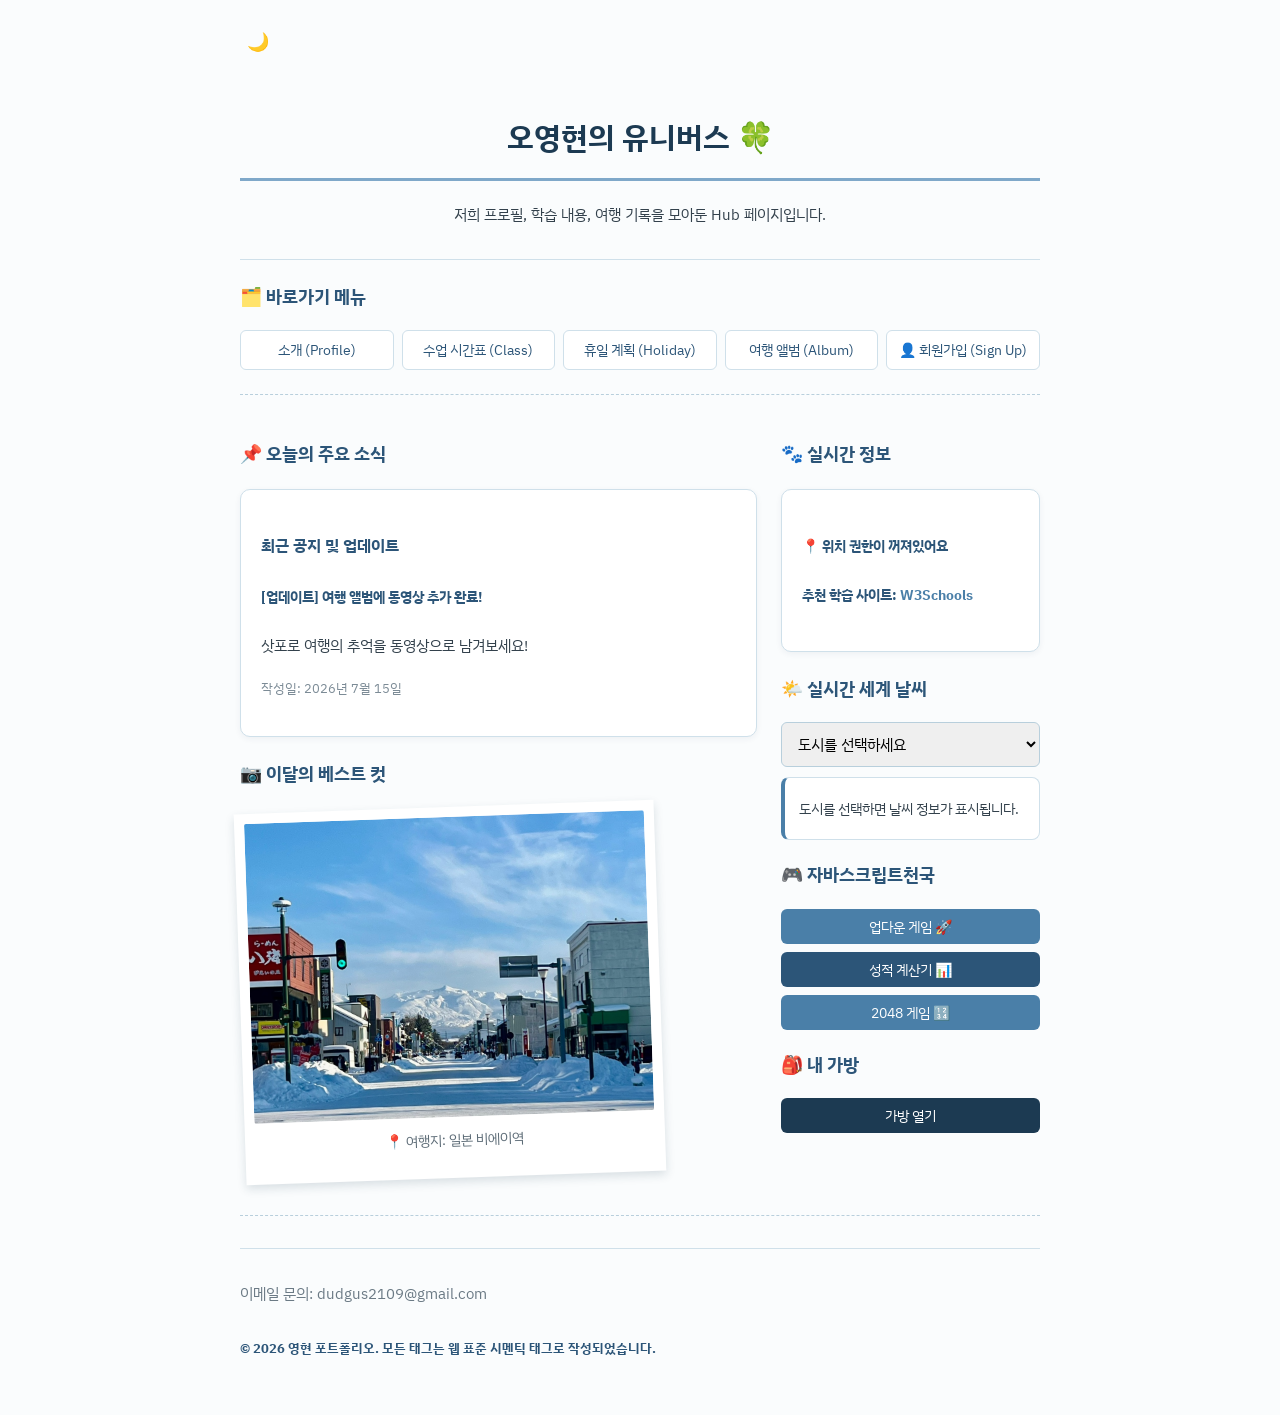
<file: html/index.html>
<!DOCTYPE html>
<html lang="ko">
<head>
    <meta charset="UTF-8">
    <meta name="viewport" content="width=device-width, initial-scale=1.0">
    <meta name="description" content="오영현의 개인 포트폴리오 허브 페이지 — 프로필, 수업 시간표, 여행 기록을 모아둔 사이트입니다.">
    <link rel="icon" href="data:image/svg+xml,<svg xmlns=%22http://www.w3.org/2000/svg%22 viewBox=%220 0 100 100%22><text y=%22.9em%22 font-size=%2290%22>%F0%9F%8D%80</text></svg>">
    <title>Welcome SKALA</title>
    <link rel="stylesheet" href="../css/style.css">
    <link rel="stylesheet" href="../css/index.css">
    <link rel="stylesheet" href="../css/game2048.css">
</head>
<body>
    <div class="container">
    <button type="button" class="theme-toggle" id="themeToggle" aria-label="다크모드 전환" title="다크모드 전환">🌙</button>
    <header>
        <h1 class="fade-in-title">오영현의 유니버스 🍀</h1>
        <p>저희 프로필, 학습 내용, 여행 기록을 모아둔 Hub 페이지입니다.</p>
    </header>

    <nav>
        <h3>🗂️ 바로가기 메뉴</h3>
        <ul>
            <li><a href="myProfile.html">소개 (Profile)</a></li>
            <li><a href="myClass.html">수업 시간표 (Class)</a></li>
            <li><a href="myHoliday.html">휴일 계획 (Holiday)</a></li>
            <li><a href="myTrip.html">여행 앨범 (Album)</a></li>
            <li><a href="signUp.html">👤 회원가입 (Sign Up)</a></li>
        </ul>
    </nav>

    <hr>

    <main class="home-layout">
        <section>
            <h3>📌 오늘의 주요 소식</h3>

            <article class="card">
                <h4>최근 공지 및 업데이트</h4>
                <h5>[업데이트] 여행 앨범에 동영상 추가 완료!</h5>
                <p>삿포로 여행의 추억을 동영상으로 남겨보세요!</p>
                <p><small>작성일: <time datetime="2026-07-15">2026년 7월 15일</time></small></p>
            </article>

            <article>
                <h3>📷 이달의 베스트 컷</h3>
                <figure class="polaroid">
                    <img src="../media/도카치다케 설산.jpeg" alt="이달의 베스트 컷" width="300">
                    <figcaption>📍 여행지: 일본 비에이역</figcaption>
                </figure>
            </article>
        </section>

        <aside>
            <section class="info-section">
                <h3>🐾 실시간 정보</h3>
                <div class="card">
                    <h5 id="currentLocation">현재 위치: 광주광역시 광산구</h5>
                    <h5>추천 학습 사이트: <a href="https://www.w3schools.com" target="_blank">W3Schools</a></h5>
                </div>
                <section class="weather-section">
                    <h3>🌤️ 실시간 세계 날씨</h3>

                    <div class="city-select-row">
                        <select id="city-select">
                            <option value="none">도시를 선택하세요</option>
                            <option value="37.56,126.97">대한민국 서울 🇰🇷</option>
                            <option value="35.67,139.65">일본 도쿄 🇯🇵</option>
                            <option value="48.85,2.35">프랑스 파리 🇫🇷</option>
                            <option value="add-city">➕ 도시 추가...</option>
                        </select>
                        <button type="button" class="city-remove-btn" id="removeCityBtn" aria-label="이 도시 삭제" title="이 도시 삭제" style="display: none;">✕</button>
                    </div>

                    <dialog id="addCityDialog" class="mini-dialog">
                        <button type="button" class="game-close" id="closeAddCityBtn" aria-label="닫기">✕</button>
                        <h4>➕ 도시 추가</h4>
                        <form id="citySearchForm" class="city-search-form">
                            <input type="text" id="citySearchInput" placeholder="도시 이름 검색 (예: 런던)">
                            <button type="submit" class="game-btn">검색</button>
                        </form>
                        <ul class="city-search-results" id="citySearchResults"></ul>
                    </dialog>

                    <div id="weather-box" class="weather-box">
                        <p>도시를 선택하면 날씨 정보가 표시됩니다.</p>
                    </div>
                </section>
            </section>

            <section class="game-section">
                <h3>🎮 자바스크립트천국</h3>
                <button type="button" class="game-btn" id="openGameBtn">업다운 게임 🚀</button>
                <dialog id="gameDialog" class="mini-dialog">
                    <button type="button" class="game-close" id="closeGameBtn" aria-label="닫기">✕</button>
                    <h4>🎮 업다운 게임</h4>
                    <p class="game-msg" id="gameMessage">1~50 사이의 숫자를 맞혀보세요!</p>
                    <form id="gameForm" class="game-form">
                        <input type="number" id="guessInput" min="1" max="50" placeholder="숫자 입력" required>
                        <button type="submit" class="game-btn">추측</button>
                    </form>
                    <p class="game-count">시도 횟수: <span id="attemptCount">0</span></p>
                    <button type="button" class="game-reset" id="resetBtn">🔄 새 게임</button>
                </dialog>

                <button type="button" class="grade-btn" id="openGradeBtn">성적 계산기 📊</button>
                <dialog id="gradeDialog" class="mini-dialog">
                    <button type="button" class="game-close" id="closeGradeBtn" aria-label="닫기">✕</button>
                    <h4>📊 성적 계산기</h4>
                    <p class="grade-msg" id="gradeMessage">과목별 점수를 입력해 주세요 (0~100)</p>
                    <form id="gradeForm" class="grade-form">
                        <label><span class="grade-label-text">HTML</span> <input type="number" id="scoreHtml" min="0" max="100" required></label>
                        <label><span class="grade-label-text">CSS</span> <input type="number" id="scoreCss" min="0" max="100" required></label>
                        <label><span class="grade-label-text">JavaScript</span> <input type="number" id="scoreJs" min="0" max="100" required></label>
                        <button type="submit" class="grade-btn">계산하기</button>
                    </form>
                    <button type="button" class="game-reset" id="resetGradeBtn">🔄 다시 입력</button>
                </dialog>

                <button type="button" class="game-btn" id="open2048Btn">2048 게임 🔢</button>
                <dialog id="dialog2048" class="mini-dialog">
                    <button type="button" class="game-close" id="close2048Btn" aria-label="닫기">✕</button>
                    <h4>🔢 2048</h4>
                    <p class="game-msg" id="msg2048">방향키로 타일을 움직여 2048을 만들어보세요!</p>
                    <p class="game-count">점수: <span id="score2048">0</span></p>
                    <div class="grid-2048" id="grid2048"></div>
                    <button type="button" class="game-reset" id="reset2048Btn">🔄 새 게임</button>
                </dialog>
            </section>

            <section class="bag-section">
                <h3>🎒 내 가방</h3>
                <button type="button" class="bag-btn" id="openBagBtn">가방 열기</button>
                <dialog id="bagDialog" class="mini-dialog">
                    <button type="button" class="game-close" id="closeBagBtn" aria-label="닫기">✕</button>
                    <h4>🎒 내 가방</h4>
                    <ul class="bag-list" id="bagList"></ul>
                    <form id="bagForm" class="bag-form">
                        <input type="text" id="bagItemName" placeholder="물품 이름" required>
                        <input type="number" id="bagItemCount" min="1" value="1" required>
                        <button type="submit" class="bag-btn">담기</button>
                    </form>
                </dialog>
            </section>
        </aside>
    </main>

    <hr>

    <footer>
        <p>이메일 문의: dudgus2109@gmail.com</p>
        <h6>© 2026 영현 포트폴리오. 모든 태그는 웹 표준 시멘틱 태그로 작성되었습니다.</h6>
    </footer>
    </div>

    <script src="../script/theme.js"></script>
    <script src="../script/upDown.js"></script>
    <script src="../script/grade.js"></script>
    <script src="../script/bag.js"></script>
    <script src="../script/game2048.js"></script>
    <script type="module" src="../script/realtimeInfo.js"></script>
    <script type="module" src="../script/currentLocation.js"></script>
</body>
</html>
</file>
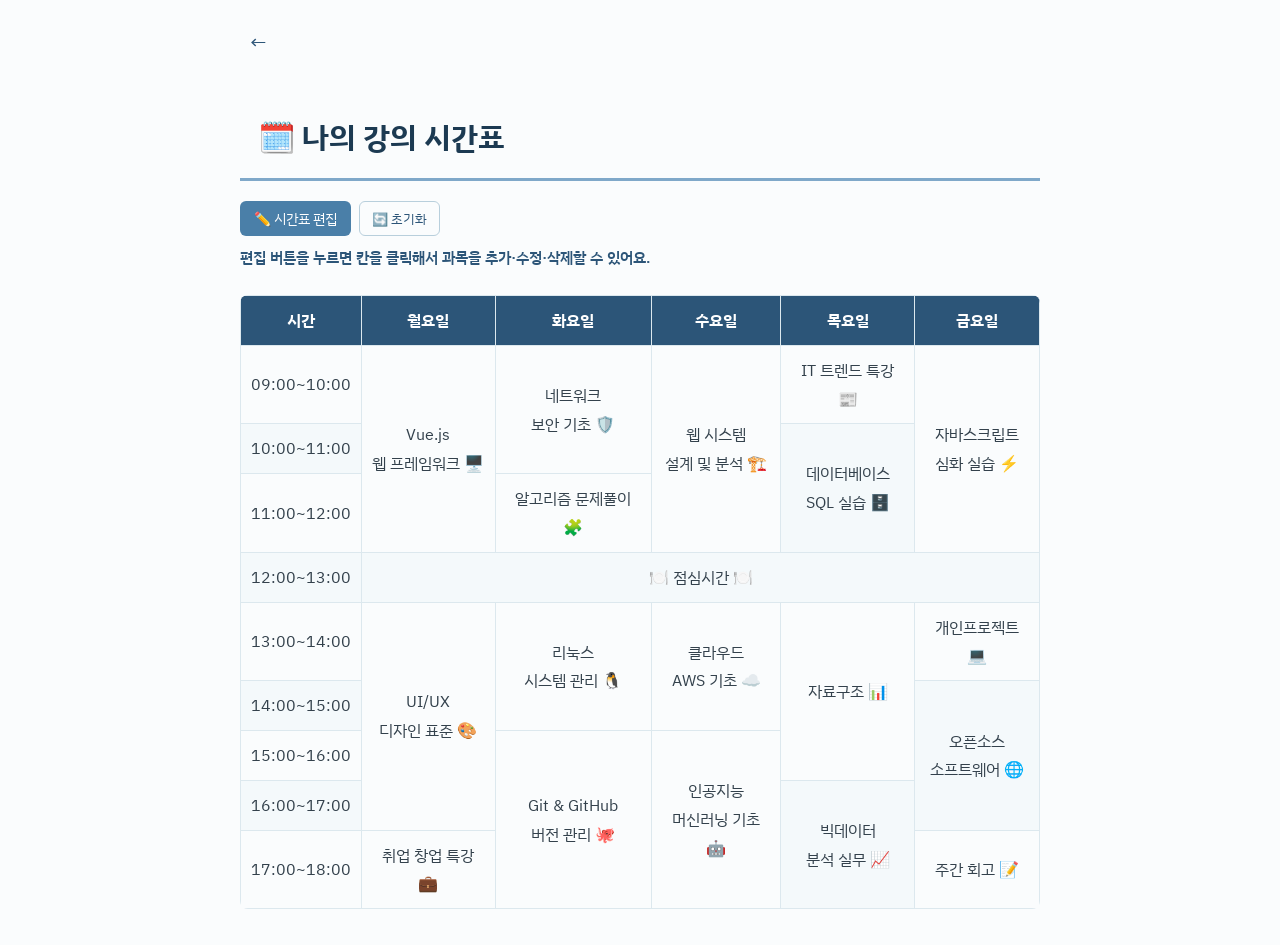
<file: html/myClass.html>
<!DOCTYPE html>
<html lang="ko">
    <head>
        <meta charset="UTF-8">
        <meta name="viewport" content="width=device-width, initial-scale=1.0">
        <title>나의 수업 일과</title>
        <link rel="stylesheet" href="../css/style.css">
        <link rel="stylesheet" href="../css/myClass.css">
    </head>
    <body>
        <div class="container">
        <a href="index.html" class="back-link" aria-label="홈으로 가기" title="홈으로">←</a>
        <h1>🗓️ 나의 강의 시간표</h1>
        <div class="timetable-toolbar">
            <button type="button" class="game-btn" id="editTimetableBtn">✏️ 시간표 편집</button>
            <button type="button" class="game-reset" id="resetTimetableBtn">🔄 초기화</button>
        </div>
        <p class="game-msg" id="timetableMsg">편집 버튼을 누르면 칸을 클릭해서 과목을 추가·수정·삭제할 수 있어요.</p>
        <div class="table-scroll">
        <table id="timetableTable">
            <thead>
                <th>시간</th>
                <th>월요일</th>
                <th>화요일</th>
                <th>수요일</th>
                <th>목요일</th>
                <th>금요일</th>
            </thead>
            <tbody id="timetableBody"></tbody>
        </table>
        </div>

        <dialog id="classEditDialog" class="mini-dialog">
            <button type="button" class="game-close" id="closeClassEditBtn" aria-label="닫기">✕</button>
            <h4 id="classEditTitle">📚 과목 추가</h4>
            <p class="game-msg" id="classEditMsg"></p>
            <form id="classEditForm" class="grade-form">
                <label><span class="grade-label-text">요일</span>
                    <select id="classDaySelect" required></select>
                </label>
                <label><span class="grade-label-text">시작 시간</span>
                    <select id="classStartSelect" required></select>
                </label>
                <label><span class="grade-label-text">길이(시간)</span>
                    <select id="classSpanSelect" required></select>
                </label>
                <label><span class="grade-label-text">과목명</span>
                    <textarea id="classLabelInput" rows="2" maxlength="60" required placeholder="예: 자료구조&#10;(줄바꿈은 Enter로)"></textarea>
                </label>
                <button type="submit" class="grade-btn">저장</button>
            </form>
            <button type="button" class="game-reset" id="deleteClassBtn">🗑️ 이 과목 삭제</button>
        </dialog>
        </div>
    <script src="../script/theme.js"></script>
    <script src="../script/timetable.js"></script>
    </body>
</html>
</file>
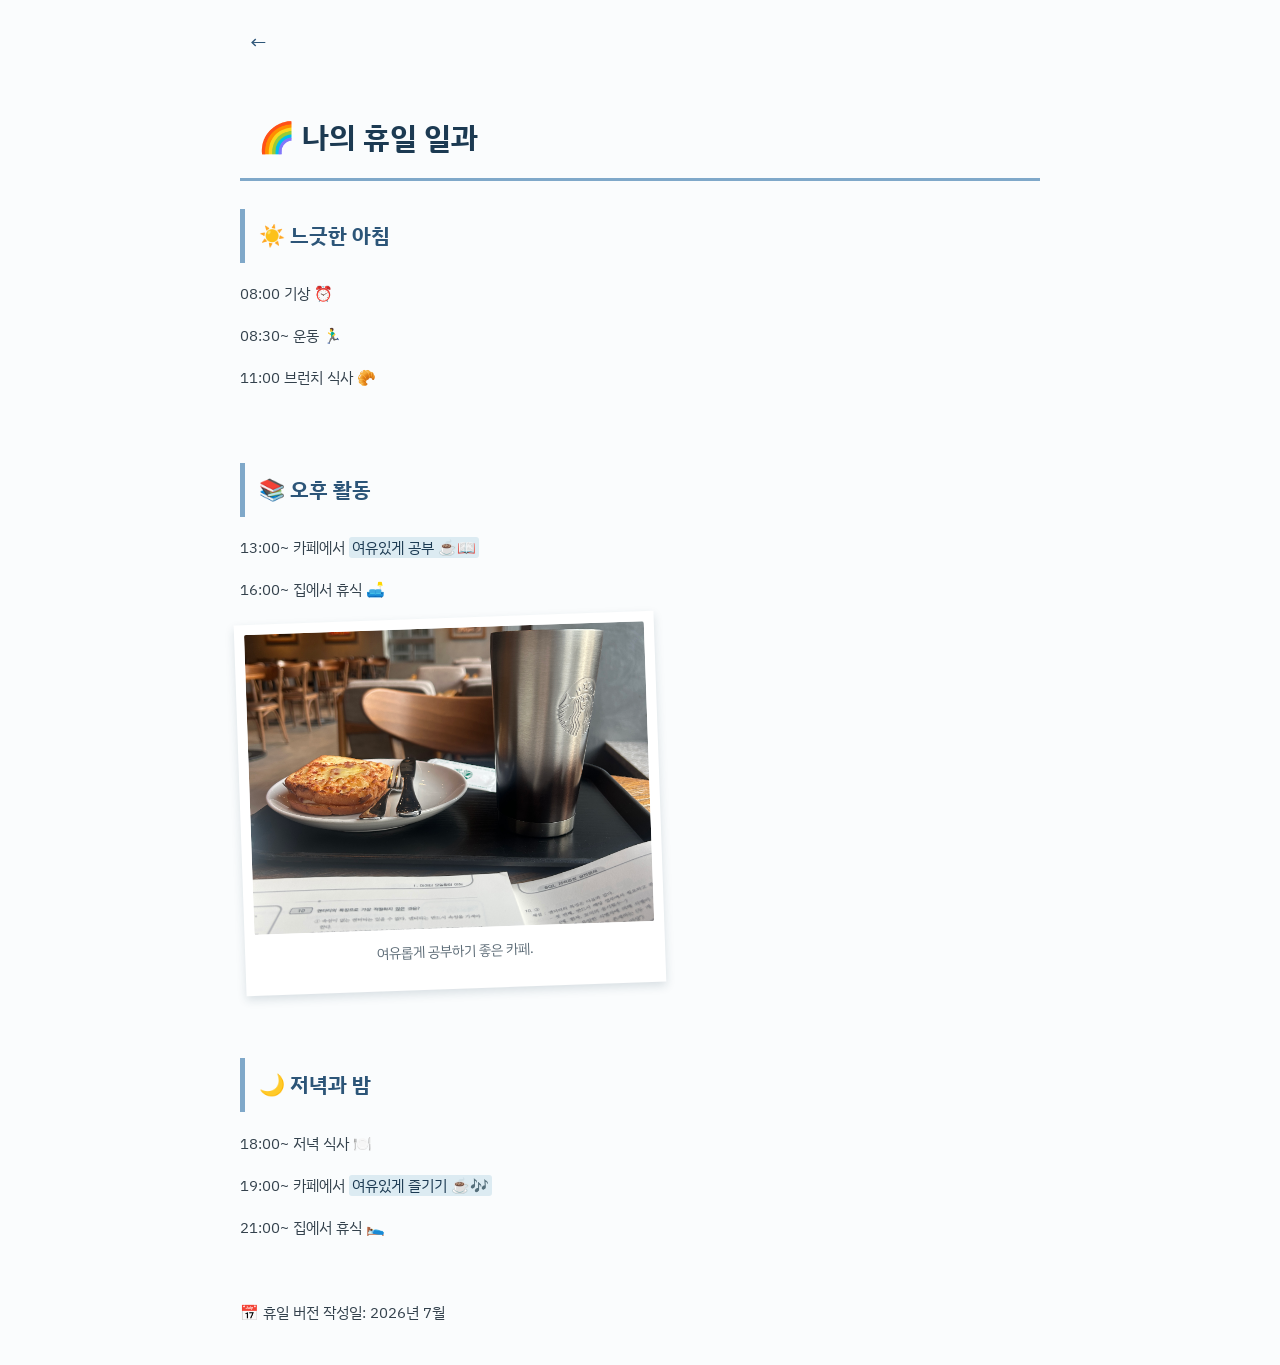
<file: html/myHoliday.html>
<!DOCTYPE html>
<html lang="ko">
    <head>
        <meta charset="UTF-8">
        <meta name="viewport" content="width=device-width, initial-scale=1.0">
        <title>나의 휴일 일과</title>
        <link rel="stylesheet" href="../css/style.css">
    </head>
    <body>
        <div class="container">
            <a href="index.html" class="back-link" aria-label="홈으로 가기" title="홈으로">←</a>
        <h1>🌈 나의 휴일 일과</h1>
        <div>
            <h2>☀️ 느긋한 아침</h2>
            <p>08:00 기상 ⏰</p>
            <p>08:30~ 운동 🏃‍♂️</p>
            <p>11:00 브런치 식사 🥐</p>
        </div>
        <br>
        <div>
            <h2>📚 오후 활동</h2>
            <p>13:00~ 카페에서 <mark>여유있게 공부 ☕📖</mark></p>
            <p>16:00~ 집에서 휴식 🛋️</p>
            <figure class="polaroid">
                <img src="../media/카페.jpeg" alt="카페" width="300">
                <figcaption>여유롭게 공부하기 좋은 카페.</figcaption>
            </figure>
        </div>
        <br>
        <div>
            <h2>🌙 저녁과 밤</h2>
            <p>18:00~ 저녁 식사 🍽️</p>
            <p>19:00~ 카페에서 <mark>여유있게 즐기기 ☕🎶</mark></p>
            <p>21:00~ 집에서 휴식 🛌</p>
        </div>
        <br>
        <div>
            <p>📅 휴일 버전 작성일: 2026년 7월</p>
        </div>
        </div>
    <script src="../script/theme.js"></script>
    </body>
</html>
</file>
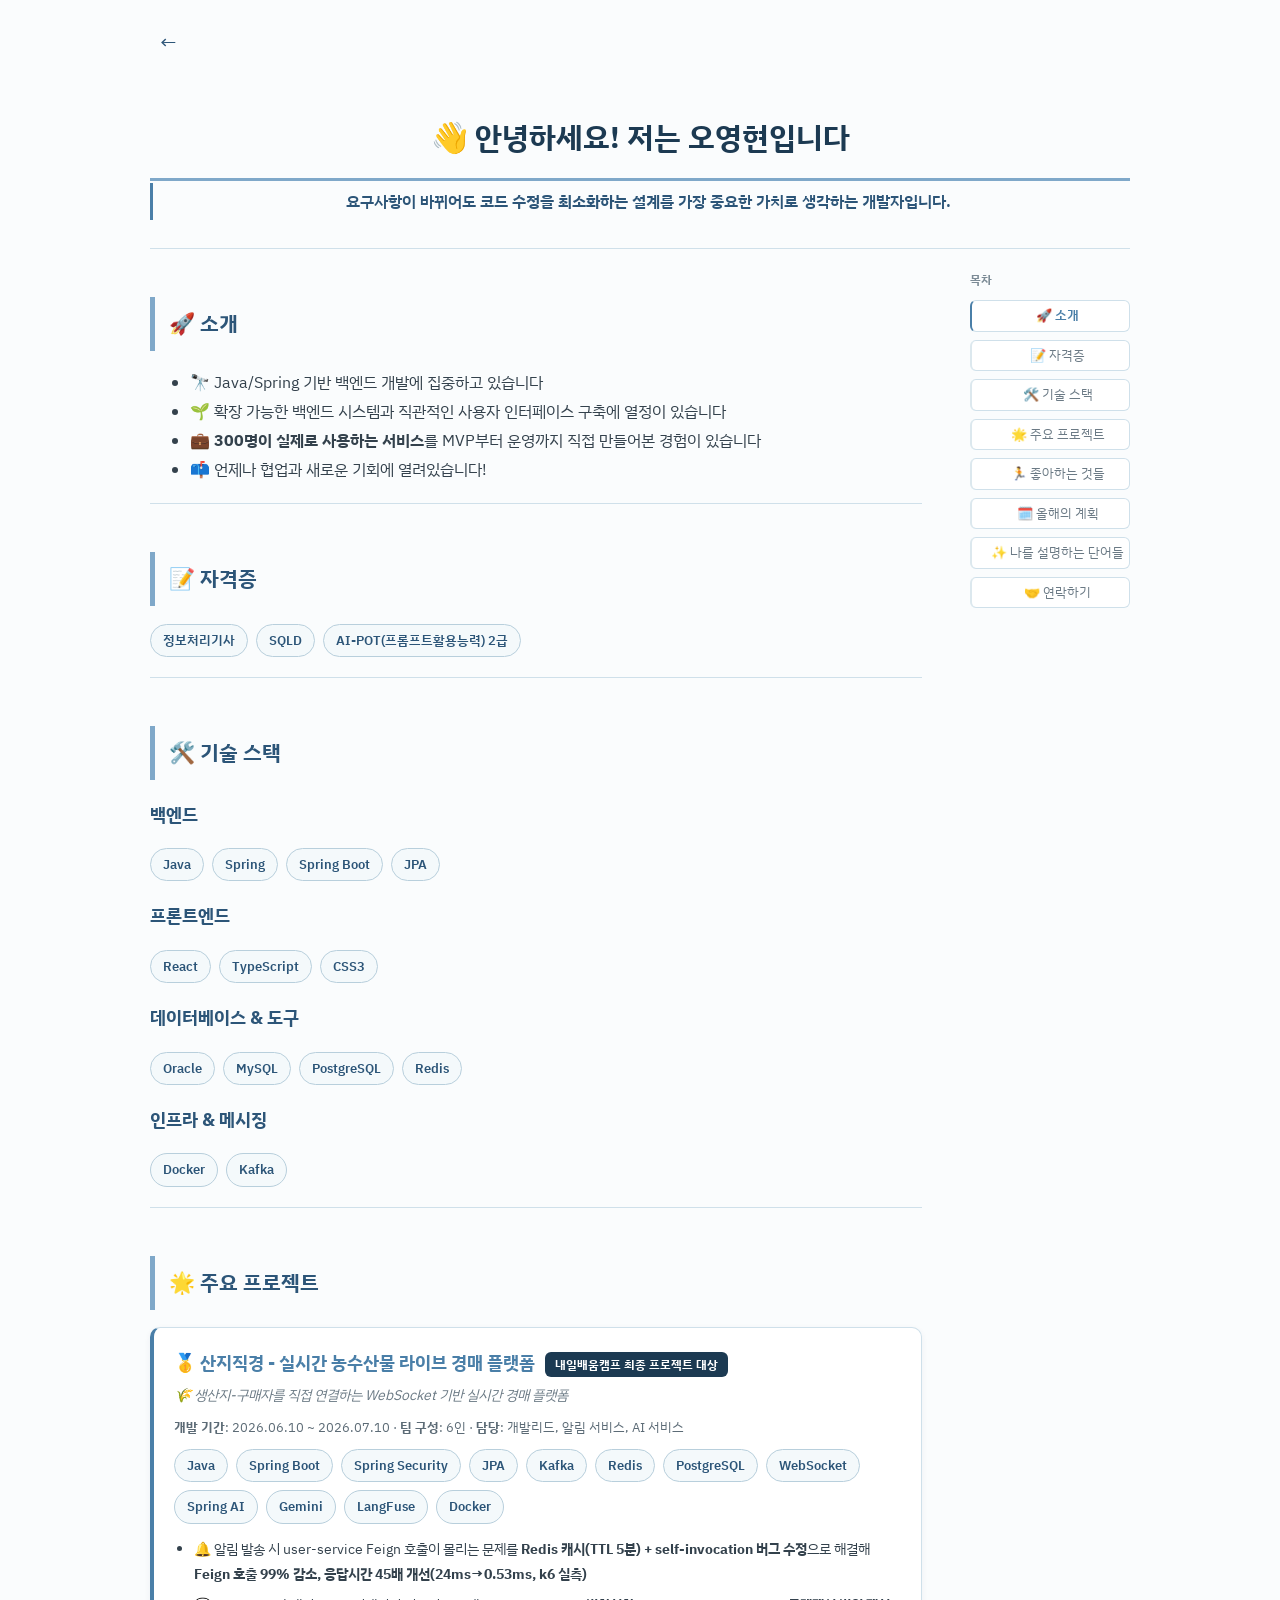
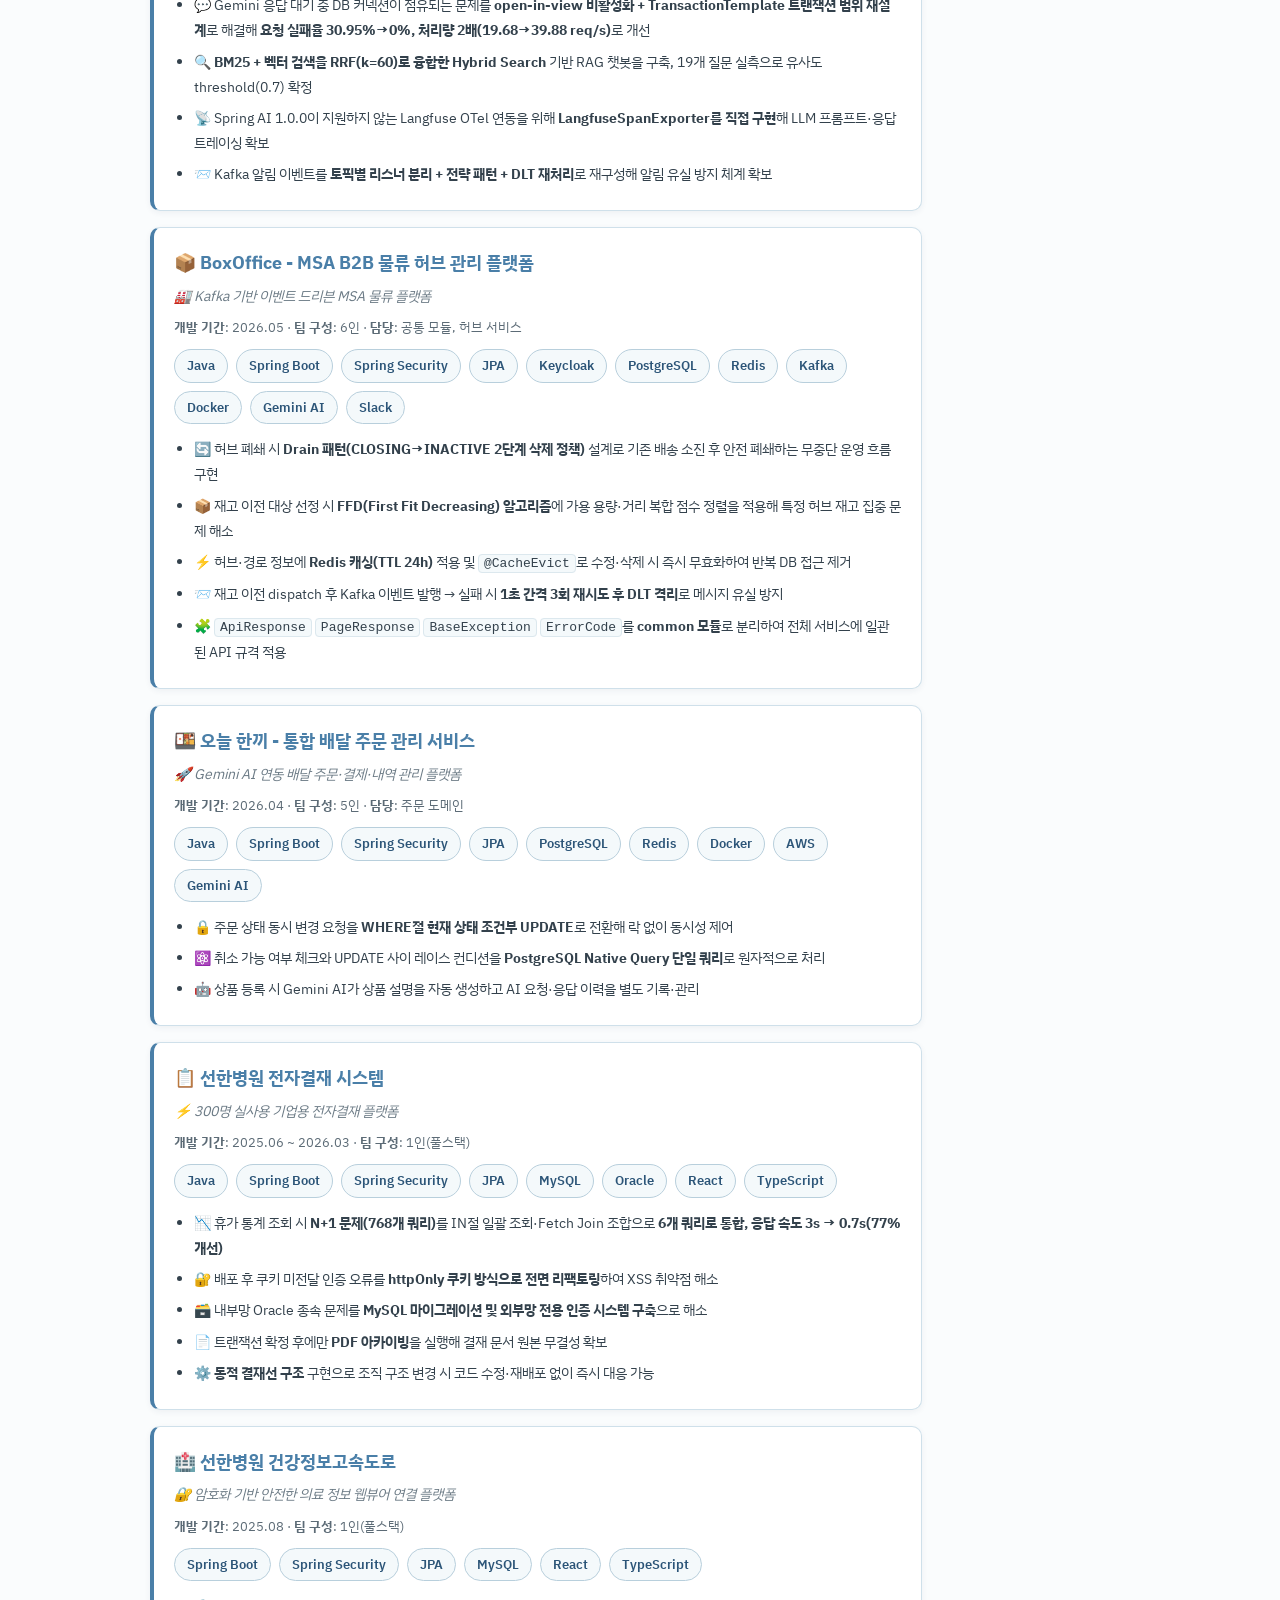
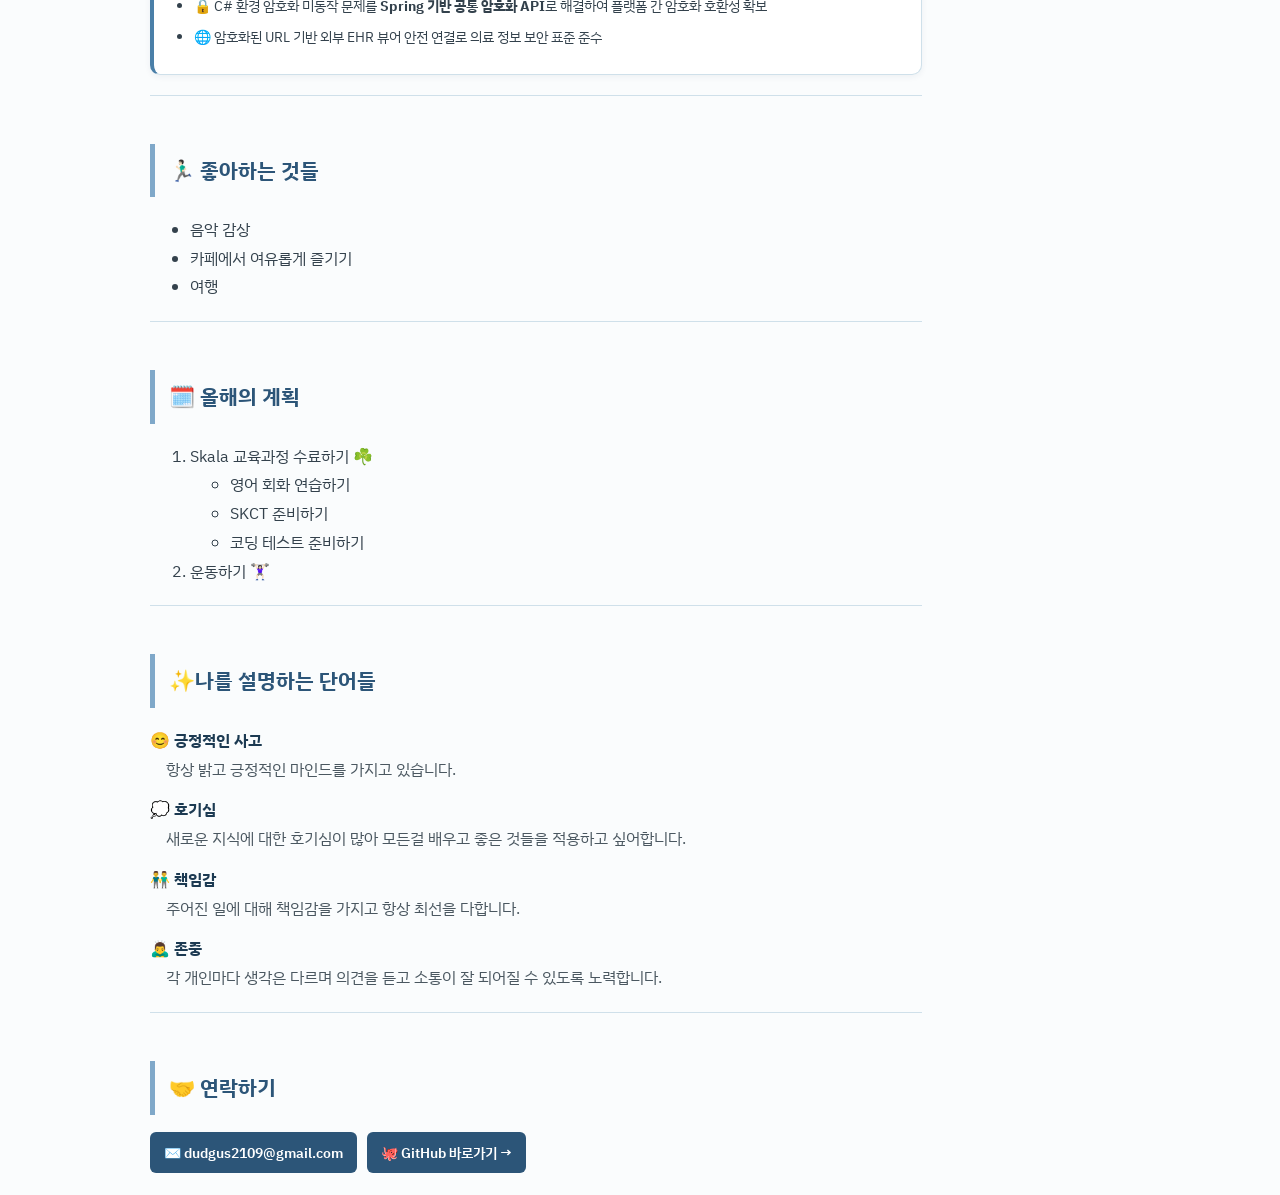
<file: html/myProfile.html>
<!DOCTYPE html>
<html lang="ko">
    <head>
        <meta charset="UTF-8">
        <meta name="viewport" content="width=device-width, initial-scale=1.0">
        <title>나의 프로필</title>
        <link rel="stylesheet" href="../css/style.css">
        <link rel="stylesheet" href="../css/myProfile.css">
    </head>
    <body>
        <div class="container profile-container">
            <a href="index.html" class="back-link" aria-label="홈으로 가기" title="홈으로">←</a>
            <header class="profile-header">
                <h1>👋 안녕하세요! 저는 오영현입니다</h1>
                <p class="profile-tagline">요구사항이 바뀌어도 <strong>코드 수정을 최소화하는 설계</strong>를 가장 중요한 가치로 생각하는 개발자입니다.</p>
            </header>

            <div class="profile-layout">
            <nav class="profile-toc" aria-label="목차">
                <p class="toc-label">목차</p>
                <ul>
                    <li><a href="#profile-intro">🚀 소개</a></li>
                    <li><a href="#profile-certs">📝 자격증</a></li>
                    <li><a href="#profile-skills">🛠️ 기술 스택</a></li>
                    <li><a href="#profile-projects">🌟 주요 프로젝트</a></li>
                    <li><a href="#profile-likes">🏃 좋아하는 것들</a></li>
                    <li><a href="#profile-plans">🗓️ 올해의 계획</a></li>
                    <li><a href="#profile-words">✨ 나를 설명하는 단어들</a></li>
                    <li><a href="#profile-contact">🤝 연락하기</a></li>
                </ul>
            </nav>

            <main class="profile-content">
            <section id="profile-intro">
                <h2>🚀 소개</h2>
                <ul>
                    <li>🔭 Java/Spring 기반 백엔드 개발에 집중하고 있습니다</li>
                    <li>🌱 확장 가능한 백엔드 시스템과 직관적인 사용자 인터페이스 구축에 열정이 있습니다</li>
                    <li>💼 <strong>300명이 실제로 사용하는 서비스</strong>를 MVP부터 운영까지 직접 만들어본 경험이 있습니다</li>
                    <li>📫 언제나 협업과 새로운 기회에 열려있습니다!</li>
                </ul>
            </section>

            <section id="profile-certs">
                <h2>📝 자격증</h2>
                <ul class="badge-list">
                    <li>정보처리기사</li>
                    <li>SQLD</li>
                    <li>AI-POT(프롬프트활용능력) 2급</li>
                </ul>
            </section>

            <section id="profile-skills">
                <h2>🛠️ 기술 스택</h2>
                <h3>백엔드</h3>
                <ul class="badge-list">
                    <li>Java</li><li>Spring</li><li>Spring Boot</li><li>JPA</li>
                </ul>
                <h3>프론트엔드</h3>
                <ul class="badge-list">
                    <li>React</li><li>TypeScript</li><li>CSS3</li>
                </ul>
                <h3>데이터베이스 & 도구</h3>
                <ul class="badge-list">
                    <li>Oracle</li><li>MySQL</li><li>PostgreSQL</li><li>Redis</li>
                </ul>
                <h3>인프라 & 메시징</h3>
                <ul class="badge-list">
                    <li>Docker</li><li>Kafka</li>
                </ul>
            </section>

            <section id="profile-projects">
                <h2>🌟 주요 프로젝트</h2>

                <article class="project-card">
                    <h3><a href="https://github.com/BankRupang" target="_blank" rel="noopener">🥇 산지직경 - 실시간 농수산물 라이브 경매 플랫폼</a> <span class="project-award">내일배움캠프 최종 프로젝트 대상</span></h3>
                    <p class="project-tagline">🌾 생산지-구매자를 직접 연결하는 WebSocket 기반 실시간 경매 플랫폼</p>
                    <p class="project-meta"><strong>개발 기간</strong>: 2026.06.10 ~ 2026.07.10 · <strong>팀 구성</strong>: 6인 · <strong>담당</strong>: 개발리드, 알림 서비스, AI 서비스</p>
                    <ul class="badge-list">
                        <li>Java</li><li>Spring Boot</li><li>Spring Security</li><li>JPA</li><li>Kafka</li><li>Redis</li><li>PostgreSQL</li><li>WebSocket</li><li>Spring AI</li><li>Gemini</li><li>LangFuse</li><li>Docker</li>
                    </ul>
                    <ul>
                        <li>🔔 알림 발송 시 user-service Feign 호출이 몰리는 문제를 <strong>Redis 캐시(TTL 5분) + self-invocation 버그 수정</strong>으로 해결해 <strong>Feign 호출 99% 감소, 응답시간 45배 개선(24ms→0.53ms, k6 실측)</strong></li>
                        <li>💬 Gemini 응답 대기 중 DB 커넥션이 점유되는 문제를 <strong>open-in-view 비활성화 + TransactionTemplate 트랜잭션 범위 재설계</strong>로 해결해 <strong>요청 실패율 30.95%→0%, 처리량 2배(19.68→39.88 req/s)</strong>로 개선</li>
                        <li>🔍 <strong>BM25 + 벡터 검색을 RRF(k=60)로 융합한 Hybrid Search</strong> 기반 RAG 챗봇을 구축, 19개 질문 실측으로 유사도 threshold(0.7) 확정</li>
                        <li>📡 Spring AI 1.0.0이 지원하지 않는 Langfuse OTel 연동을 위해 <strong>LangfuseSpanExporter를 직접 구현</strong>해 LLM 프롬프트·응답 트레이싱 확보</li>
                        <li>📨 Kafka 알림 이벤트를 <strong>토픽별 리스너 분리 + 전략 패턴 + DLT 재처리</strong>로 재구성해 알림 유실 방지 체계 확보</li>
                    </ul>
                </article>

                <article class="project-card">
                    <h3><a href="https://github.com/boxoffice-sparta/boxoffice" target="_blank" rel="noopener">📦 BoxOffice - MSA B2B 물류 허브 관리 플랫폼</a></h3>
                    <p class="project-tagline">🏭 Kafka 기반 이벤트 드리븐 MSA 물류 플랫폼</p>
                    <p class="project-meta"><strong>개발 기간</strong>: 2026.05 · <strong>팀 구성</strong>: 6인 · <strong>담당</strong>: 공통 모듈, 허브 서비스</p>
                    <ul class="badge-list">
                        <li>Java</li><li>Spring Boot</li><li>Spring Security</li><li>JPA</li><li>Keycloak</li><li>PostgreSQL</li><li>Redis</li><li>Kafka</li><li>Docker</li><li>Gemini AI</li><li>Slack</li>
                    </ul>
                    <ul>
                        <li>🔄 허브 폐쇄 시 <strong>Drain 패턴(CLOSING→INACTIVE 2단계 삭제 정책)</strong> 설계로 기존 배송 소진 후 안전 폐쇄하는 무중단 운영 흐름 구현</li>
                        <li>📦 재고 이전 대상 선정 시 <strong>FFD(First Fit Decreasing) 알고리즘</strong>에 가용 용량·거리 복합 점수 정렬을 적용해 특정 허브 재고 집중 문제 해소</li>
                        <li>⚡ 허브·경로 정보에 <strong>Redis 캐싱(TTL 24h)</strong> 적용 및 <code>@CacheEvict</code>로 수정·삭제 시 즉시 무효화하여 반복 DB 접근 제거</li>
                        <li>📨 재고 이전 dispatch 후 Kafka 이벤트 발행 → 실패 시 <strong>1초 간격 3회 재시도 후 DLT 격리</strong>로 메시지 유실 방지</li>
                        <li>🧩 <code>ApiResponse</code> <code>PageResponse</code> <code>BaseException</code> <code>ErrorCode</code>를 <strong>common 모듈</strong>로 분리하여 전체 서비스에 일관된 API 규격 적용</li>
                    </ul>
                </article>

                <article class="project-card">
                    <h3><a href="https://github.com/GolemOnce/Sparta-TodayEats" target="_blank" rel="noopener">🍱 오늘 한끼 - 통합 배달 주문 관리 서비스</a></h3>
                    <p class="project-tagline">🚀 Gemini AI 연동 배달 주문·결제·내역 관리 플랫폼</p>
                    <p class="project-meta"><strong>개발 기간</strong>: 2026.04 · <strong>팀 구성</strong>: 5인 · <strong>담당</strong>: 주문 도메인</p>
                    <ul class="badge-list">
                        <li>Java</li><li>Spring Boot</li><li>Spring Security</li><li>JPA</li><li>PostgreSQL</li><li>Redis</li><li>Docker</li><li>AWS</li><li>Gemini AI</li>
                    </ul>
                    <ul>
                        <li>🔒 주문 상태 동시 변경 요청을 <strong>WHERE절 현재 상태 조건부 UPDATE</strong>로 전환해 락 없이 동시성 제어</li>
                        <li>⚛️ 취소 가능 여부 체크와 UPDATE 사이 레이스 컨디션을 <strong>PostgreSQL Native Query 단일 쿼리</strong>로 원자적으로 처리</li>
                        <li>🤖 상품 등록 시 Gemini AI가 상품 설명을 자동 생성하고 AI 요청·응답 이력을 별도 기록·관리</li>
                    </ul>
                </article>

                <article class="project-card">
                    <h3><a href="https://github.com/dddd2356/sunhan_electronic_payment_frontend" target="_blank" rel="noopener">📋 선한병원 전자결재 시스템</a></h3>
                    <p class="project-tagline">⚡ 300명 실사용 기업용 전자결재 플랫폼</p>
                    <p class="project-meta"><strong>개발 기간</strong>: 2025.06 ~ 2026.03 · <strong>팀 구성</strong>: 1인(풀스택)</p>
                    <ul class="badge-list">
                        <li>Java</li><li>Spring Boot</li><li>Spring Security</li><li>JPA</li><li>MySQL</li><li>Oracle</li><li>React</li><li>TypeScript</li>
                    </ul>
                    <ul>
                        <li>📉 휴가 통계 조회 시 <strong>N+1 문제(768개 쿼리)</strong>를 IN절 일괄 조회·Fetch Join 조합으로 <strong>6개 쿼리로 통합, 응답 속도 3s → 0.7s(77% 개선)</strong></li>
                        <li>🔐 배포 후 쿠키 미전달 인증 오류를 <strong>httpOnly 쿠키 방식으로 전면 리팩토링</strong>하여 XSS 취약점 해소</li>
                        <li>🗃️ 내부망 Oracle 종속 문제를 <strong>MySQL 마이그레이션 및 외부망 전용 인증 시스템 구축</strong>으로 해소</li>
                        <li>📄 트랜잭션 확정 후에만 <strong>PDF 아카이빙</strong>을 실행해 결재 문서 원본 무결성 확보</li>
                        <li>⚙️ <strong>동적 결재선 구조</strong> 구현으로 조직 구조 변경 시 코드 수정·재배포 없이 즉시 대응 가능</li>
                    </ul>
                </article>

                <article class="project-card">
                    <h3><a href="https://github.com/dddd2356/sunhan_myhealthway_frontend" target="_blank" rel="noopener">🏥 선한병원 건강정보고속도로</a></h3>
                    <p class="project-tagline">🔐 암호화 기반 안전한 의료 정보 웹뷰어 연결 플랫폼</p>
                    <p class="project-meta"><strong>개발 기간</strong>: 2025.08 · <strong>팀 구성</strong>: 1인(풀스택)</p>
                    <ul class="badge-list">
                        <li>Spring Boot</li><li>Spring Security</li><li>JPA</li><li>MySQL</li><li>React</li><li>TypeScript</li>
                    </ul>
                    <ul>
                        <li>🔒 C# 환경 암호화 미동작 문제를 <strong>Spring 기반 공통 암호화 API</strong>로 해결하여 플랫폼 간 암호화 호환성 확보</li>
                        <li>🌐 암호화된 URL 기반 외부 EHR 뷰어 안전 연결로 의료 정보 보안 표준 준수</li>
                    </ul>
                </article>
            </section>

            <section id="profile-likes">
                <h2>🏃🏻‍♂️ 좋아하는 것들</h2>
                <ul>
                    <li>음악 감상</li>
                    <li>카페에서 여유롭게 즐기기</li>
                    <li>여행</li>
                </ul>
            </section>

            <section id="profile-plans">
                <h2>🗓️ 올해의 계획</h2>
                <ol>
                    <li>Skala 교육과정 수료하기 ☘️</li>
                        <ul>
                            <li>영어 회화 연습하기</li>
                            <li>SKCT 준비하기</li>
                            <li>코딩 테스트 준비하기</li>
                        </ul>
                    <li>운동하기 🏋🏻‍♀️</li>
                </ol>
            </section>

            <section id="profile-words">
                <h2>✨나를 설명하는 단어들</h2>
                <dl>
                    <dt>😊 긍정적인 사고</dt>
                    <dd>항상 밝고 긍정적인 마인드를 가지고 있습니다.</dd>
                    <dt>💭 호기심</dt>
                    <dd>새로운 지식에 대한 호기심이 많아 모든걸 배우고 좋은 것들을 적용하고 싶어합니다.</dd>
                    <dt>👬 책임감</dt>
                    <dd>주어진 일에 대해 책임감을 가지고 항상 최선을 다합니다.</dd>
                    <dt>🙇‍♂️ 존중</dt>
                    <dd>각 개인마다 생각은 다르며 의견을 듣고 소통이 잘 되어질 수 있도록 노력합니다.</dd>
                </dl>
            </section>

            <section id="profile-contact">
                <h2>🤝 연락하기</h2>
                <ul class="contact-list">
                    <li><a href="mailto:dudgus2109@gmail.com">✉️ dudgus2109@gmail.com</a></li>
                    <li><a href="https://github.com/dddd2356" target="_blank" rel="noopener">🐙 GitHub 바로가기 →</a></li>
                </ul>
            </section>
            </main>
            </div>
        </div>
    <script src="../script/theme.js"></script>
    <script src="../script/profileToc.js"></script>
    </body>
</html>
</file>
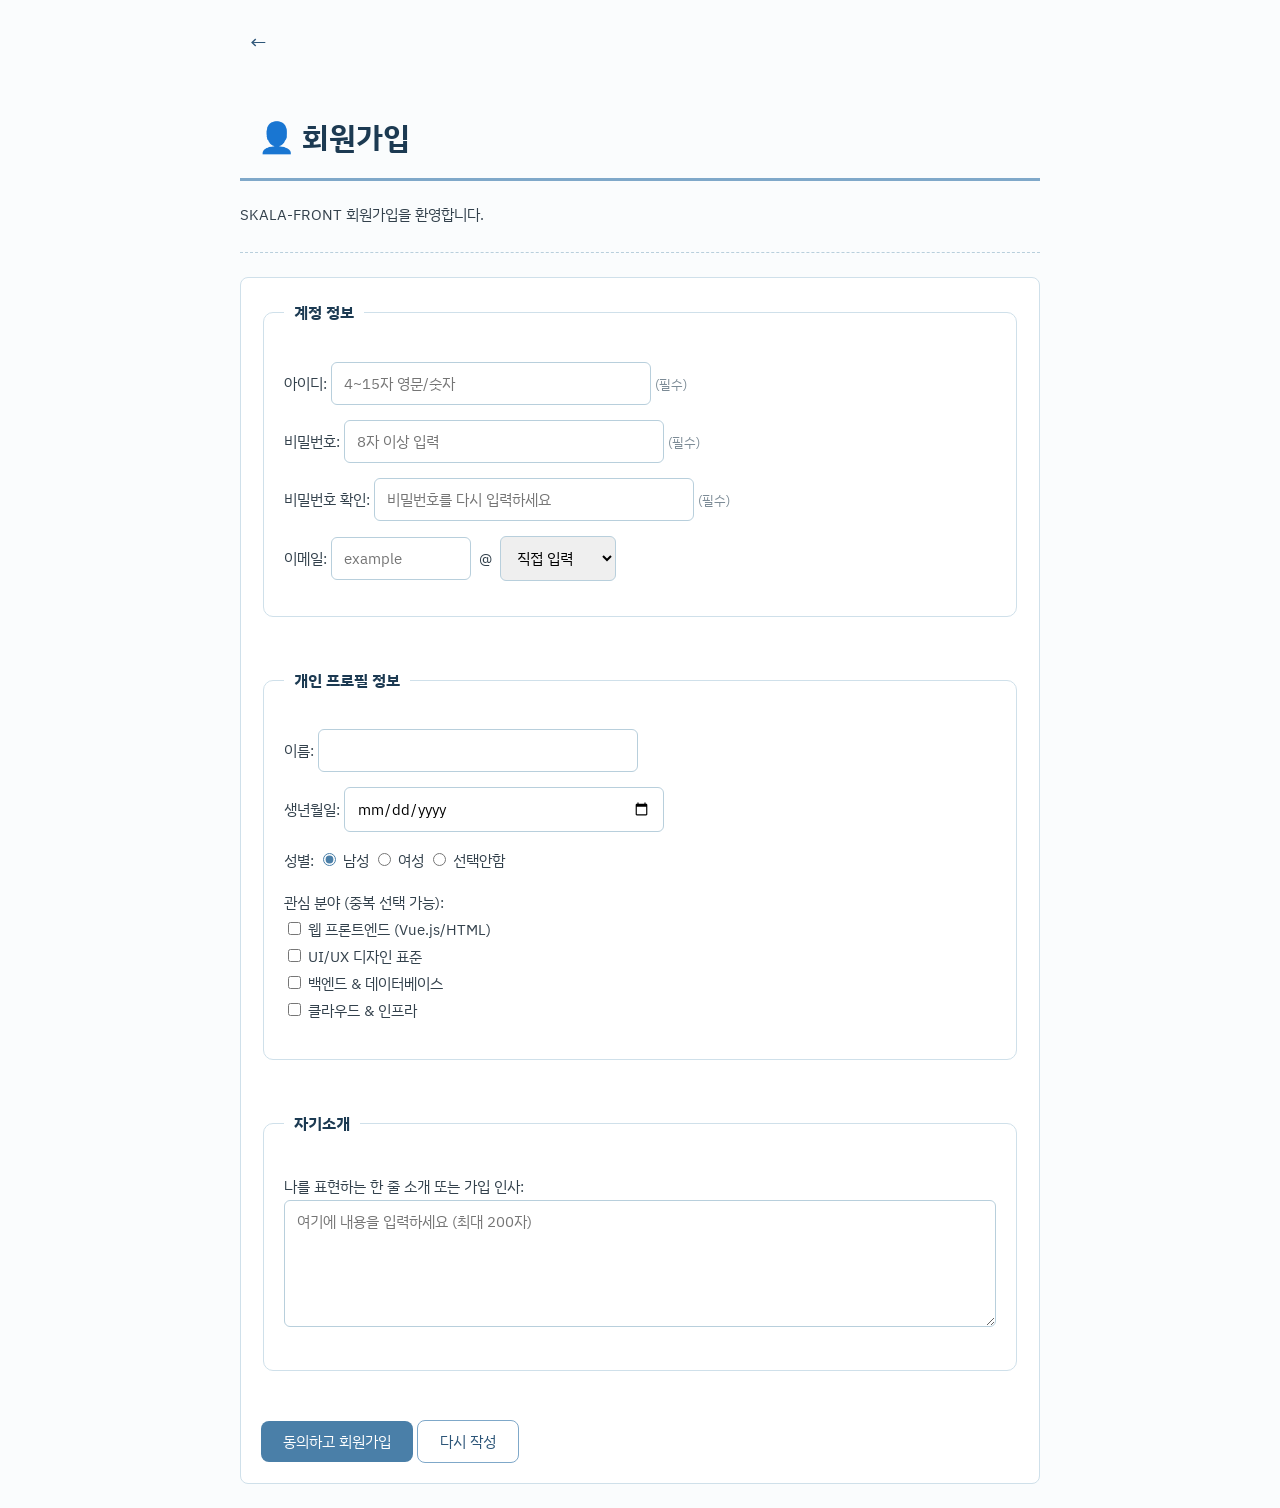
<file: html/signUp.html>
<!DOCTYPE html>
<html lang="ko">
    <head>
        <meta charset="UTF-8">
        <meta name="viewport" content="width=device-width, initial-scale=1.0">
        <title>회원가입</title>
        <link rel="stylesheet" href="../css/style.css">
        <link rel="stylesheet" href="../css/signUp.css">
    </head>
    <body>
        <div class="container">
            <a href="index.html" class="back-link" aria-label="홈으로 가기" title="홈으로">←</a>
        <h1>👤 회원가입</h1>
        <p>SKALA-FRONT 회원가입을 환영합니다.</p>
        <hr>
        <form action="signUpResult.html" method="get">
            <fieldset>
                <legend>계정 정보</legend>
                <p>
                    <label for="userId">아이디: </label>
                    <input type="text" id="userId" name="userId" minlength="4" maxlength="15" required placeholder="4~15자 영문/숫자">
                    <small>(필수)</small>
                </p>
                <p>
                    <label for="userPw">비밀번호: </label>
                    <input type="password" id="userPw" name="userPw" minlength="8" required placeholder="8자 이상 입력">
                    <small>(필수)</small>
                </p>
                <p>
                    <label for="userPwConfirm">비밀번호 확인: </label>
                    <input type="password" id="userPwConfirm" name="userPwConfirm" minlength="8" required placeholder="비밀번호를 다시 입력하세요">
                    <small>(필수)</small>
                    <br>
                    <small id="pwMatchMsg" class="pw-match-msg"></small>
                </p>
                <p class="email-row">
                <label for="userEmail">이메일: </label>
                <span class="email-fields">
                    <input type="text" id="userEmail" name="userEmail" placeholder="example">
                    <span>@</span>
                    <select name="emailDomain">
                        <option value="direct">직접 입력</option>
                        <option value="naver.com">naver.com</option>
                        <option value="gmail.com">gmail.com</option>                            <option value="daum.net">daum.net</option>
                    </select>
                </span>
                </p>
            </fieldset>

            <br>
            
            <fieldset>
                <legend>개인 프로필 정보</legend>
                <p>
                    <label for="userName">이름: </label>
                    <input type="text" id="userName" name="userName" required>
                </p>
                <p>
                    <label for="userBirth">생년월일: </label>
                    <input type="date" id="userBirth" name="userBirth">
                </p>
                <p>
                    성별:
                    <label><input type="radio" name="gender" value="male" checked> 남성</label>
                    <label><input type="radio" name="gender" value="female"> 여성</label>
                    <label><input type="radio" name="gender" value="none"> 선택안함</label>
                </p>
                <p>
                    관심 분야 (중복 선택 가능): 
                    <br>
                    <label><input type="checkbox" name="interest" value="frontend"> 웹 프론트엔드 (Vue.js/HTML)</label><br>
                    <label><input type="checkbox" name="interest" value="uiux"> UI/UX 디자인 표준</label><br>
                    <label><input type="checkbox" name="interest" value="backend"> 백엔드 & 데이터베이스</label><br>
                    <label><input type="checkbox" name="interest" value="devops"> 클라우드 & 인프라</label>
                </p>
            </fieldset>

            <br>
            
            <fieldset>
                <legend>자기소개</legend>
                <p>
                    <label for="intro">나를 표현하는 한 줄 소개 또는 가입 인사:</label><br>
                    <textarea id="intro" name="intro" rows="5" cols="50" placeholder="여기에 내용을 입력하세요 (최대 200자)"></textarea>
                </p>
            </fieldset>

            <br>
            
            <input type="submit" value="동의하고 회원가입">
            <input type="reset" value="다시 작성">
        </form>
        </div>
    <script src="../script/theme.js"></script>
    <script src="../script/signUpValidation.js"></script>
    </body>
</html>
</file>
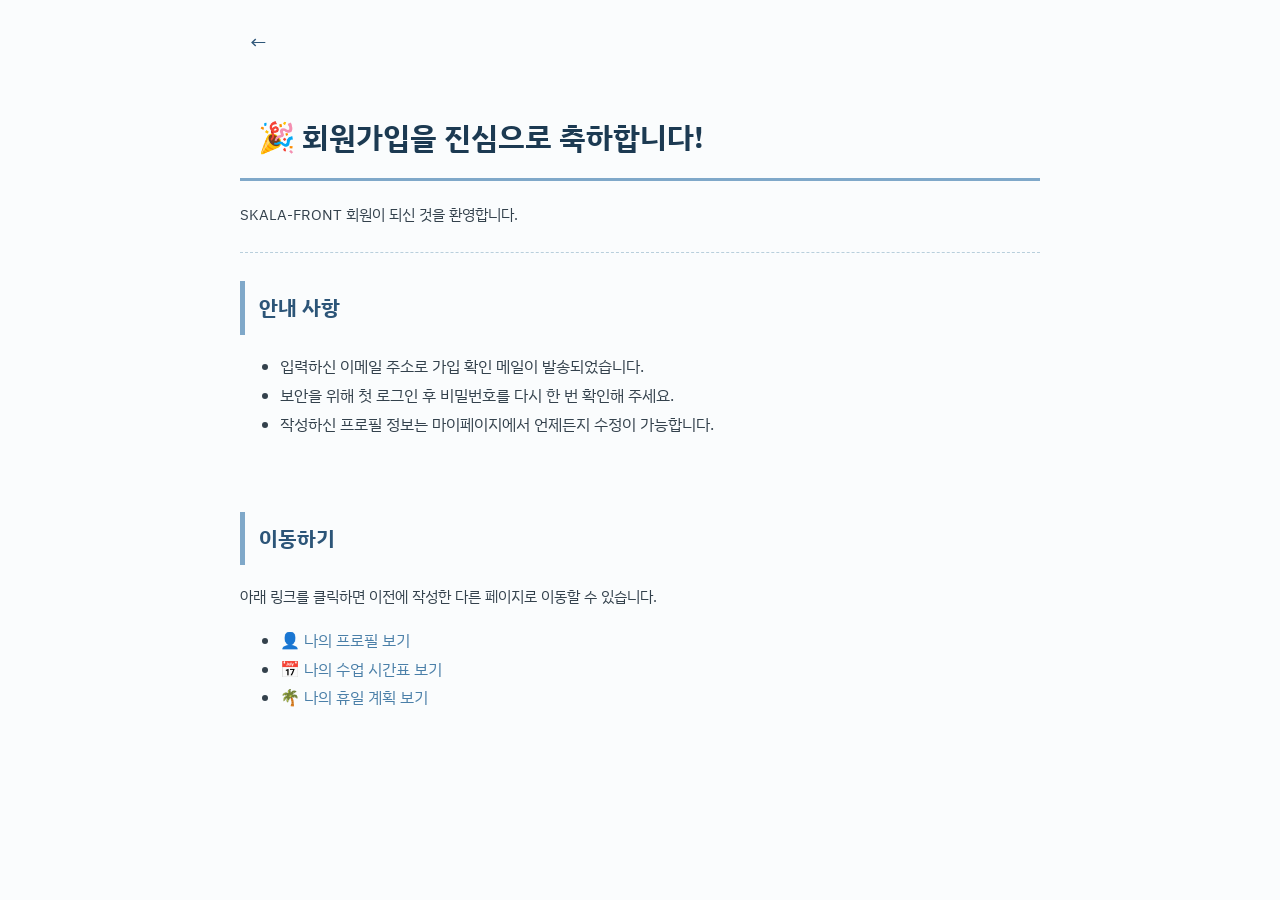
<file: html/signUpResult.html>
<!DOCTYPE html>
<html lang="ko">
    <head>
        <meta charset="UTF-8">
        <meta name="viewport" content="width=device-width, initial-scale=1.0">
        <title>회원가입 결과</title>
        <link rel="stylesheet" href="../css/style.css">
    </head>
    <body>
        <div class="container">
            <a href="index.html" class="back-link" aria-label="홈으로 가기" title="홈으로">←</a>
        <h1>🎉 회원가입을 진심으로 축하합니다!</h1>
        <p>SKALA-FRONT 회원이 되신 것을 환영합니다.</p>
        <hr>
        <h2><b>안내 사항</b></h2>
        <ul>
            <li>입력하신 이메일 주소로 가입 확인 메일이 발송되었습니다.</li>
            <li>보안을 위해 첫 로그인 후 비밀번호를 다시 한 번 확인해 주세요.</li>
            <li>작성하신 프로필 정보는 마이페이지에서 언제든지 수정이 가능합니다.</li>
        </ul>
        <br>
        <h2><b>이동하기</b></h2>
        <p>아래 링크를 클릭하면 이전에 작성한 다른 페이지로 이동할 수 있습니다.</p>
        <ul>
            <li><a href="myProfile.html">👤 나의 프로필 보기</a></li>
            <li><a href="myClass.html">📅 나의 수업 시간표 보기</a></li>
            <li><a href="myHoliday.html">🌴 나의 휴일 계획 보기</a></li>
        </ul>
        </div>
    <script src="../script/theme.js"></script>
    </body>
</html>
</file>
<file: css/style.css>
@import url('https://fonts.googleapis.com/css2?family=IBM+Plex+Sans+KR:wght@400;600;700&display=swap');

:root {
    color-scheme: light dark;

    /* 브랜드 블루 계열 */
    --color-primary: #1c3a52;
    --color-primary-rgb: 28, 58, 82;
    --color-secondary: #2c5578;
    --color-accent: #4a7fa8;
    --color-accent-light: #7fa8c9;

    /* 테두리 */
    --color-border: #cfe0ea;
    --color-border-light: #dce8ee;
    --color-border-medium: #b8cfdc;

    /* 배경 */
    --color-white: #ffffff;
    --color-surface: #ffffff;
    --color-bg-page: #fafcfd;
    --color-bg-hover: #dcebf2;
    --color-bg-alt: #f4f9fb;
    --color-bg-reset-hover: #eef3f6;

    /* 텍스트 */
    --color-text: #33414c;
    --color-text-muted: #6b7a85;
    --color-text-muted-light: #7c8b96;
    --color-text-caption: #5c6b76;
    --color-text-dd: #4a5760;
}

@media (prefers-color-scheme: dark) {
    :root {
        --color-primary: #dce8f2;
        --color-primary-rgb: 0, 0, 0;
        --color-secondary: #6fa8d8;
        --color-accent: #5b93c4;
        --color-accent-light: #3f6a8a;

        --color-border: #2a3f52;
        --color-border-light: #33475a;
        --color-border-medium: #3a5164;

        --color-surface: #16212b;
        --color-bg-page: #0d151d;
        --color-bg-hover: #22384a;
        --color-bg-alt: #17232e;
        --color-bg-reset-hover: #1c2a36;

        --color-text: #d6e0e8;
        --color-text-muted: #93a4b0;
        --color-text-muted-light: #7d8e9a;
        --color-text-caption: #9aa9b5;
        --color-text-dd: #b6c2cb;
    }
}

/* 사용자가 버튼으로 직접 고른 테마 — 시스템 설정보다 우선 적용 */
:root[data-theme="dark"] {
    --color-primary: #dce8f2;
    --color-primary-rgb: 0, 0, 0;
    --color-secondary: #6fa8d8;
    --color-accent: #5b93c4;
    --color-accent-light: #3f6a8a;

    --color-border: #2a3f52;
    --color-border-light: #33475a;
    --color-border-medium: #3a5164;

    --color-surface: #16212b;
    --color-bg-page: #0d151d;
    --color-bg-hover: #22384a;
    --color-bg-alt: #17232e;
    --color-bg-reset-hover: #1c2a36;

    --color-text: #d6e0e8;
    --color-text-muted: #93a4b0;
    --color-text-muted-light: #7d8e9a;
    --color-text-caption: #9aa9b5;
    --color-text-dd: #b6c2cb;
}

:root[data-theme="light"] {
    --color-primary: #1c3a52;
    --color-primary-rgb: 28, 58, 82;
    --color-secondary: #2c5578;
    --color-accent: #4a7fa8;
    --color-accent-light: #7fa8c9;

    --color-border: #cfe0ea;
    --color-border-light: #dce8ee;
    --color-border-medium: #b8cfdc;

    --color-surface: #ffffff;
    --color-bg-page: #fafcfd;
    --color-bg-hover: #dcebf2;
    --color-bg-alt: #f4f9fb;
    --color-bg-reset-hover: #eef3f6;

    --color-text: #33414c;
    --color-text-muted: #6b7a85;
    --color-text-muted-light: #7c8b96;
    --color-text-caption: #5c6b76;
    --color-text-dd: #4a5760;
}

::selection {
    background-color: var(--color-accent);
    color: var(--color-white);
}

@keyframes fadeInTitle {
    from {
        opacity: 0;
        transform: translateY(-12px);
    }
    to {
        opacity: 1;
        transform: translateY(0);
    }
}

.fade-in-title {
    animation: fadeInTitle 0.8s ease;
}

html {
    scroll-behavior: smooth;
}

body {
    font-family: 'IBM Plex Sans KR', sans-serif;
    line-height: 1.8;
    color: var(--color-text);
    background-color: var(--color-bg-page);
    margin: 0;
}

img, video {
    max-width: 100%;
    height: auto;
}

.container {
    max-width: 800px;
    margin: 0 auto;
    padding: 24px;

}

p {
    font-size: 15px;
}

h1 {
    color: var(--color-primary);
    font-size: 30px;
    padding: 14px 18px;
    border-bottom: 3px solid var(--color-accent-light);
    margin-bottom: 20px;
}

h2 {
    color: var(--color-secondary);
    font-size: 21px;
    padding: 8px 14px;
    border-left: 5px solid var(--color-accent-light);
    margin-top: 28px;
}

h3 {
    color: var(--color-secondary);
    font-size: 18px;
}

h4 {
    color: var(--color-secondary);
    font-size: 16px;
}

h5 {
    color: var(--color-secondary);
    font-size: 14px;
}

h6 {
    color: var(--color-secondary);
    font-size: 13px;
}

a {
    color: var(--color-accent);
    text-decoration: none;
}

a:hover {
    text-decoration: underline;
}

header {
    text-align: center;
    padding-bottom: 16px;
    border-bottom: 1px solid var(--color-border);
    margin-bottom: 20px;
}

nav ul {
    list-style: none;
    padding: 0;
    display: flex;
    flex-wrap: nowrap;
    gap: 8px;
    width: 100%;
}

nav ul li {
    flex: 1;
    min-width: 0;
}

nav a {
    background-color: var(--color-surface);
    border: 1px solid var(--color-border);
    border-radius: 6px;
    padding: 6px 8px;
    color: var(--color-secondary);
    display: block;
    text-align: center;
    font-size: 14px;
    white-space: nowrap;
    overflow: hidden;
    text-overflow: ellipsis;
    transition: background-color 0.2s ease, color 0.2s ease;
}

nav a:hover {
    background-color: var(--color-bg-hover);
    text-decoration: none;
}

a:focus-visible {
    outline: 2px solid var(--color-accent);
    outline-offset: 2px;
    border-radius: 2px;
}

.back-link {
    display: inline-flex;
    align-items: center;
    justify-content: center;
    width: 36px;
    height: 36px;
    margin-bottom: 16px;
    border-radius: 50%;
    color: var(--color-secondary);
    font-size: 20px;
    transition: background-color 0.2s ease;
}

.back-link:hover {
    background-color: var(--color-bg-hover);
    text-decoration: none;
}

.theme-toggle {
    display: inline-flex;
    align-items: center;
    justify-content: center;
    width: 36px;
    height: 36px;
    margin-bottom: 16px;
    border-radius: 50%;
    border: none;
    background: none;
    color: var(--color-secondary);
    font-size: 18px;
    cursor: pointer;
    transition: background-color 0.2s ease;
}

.theme-toggle:hover {
    background-color: var(--color-bg-hover);
}

footer {
    margin-top: 32px;
    padding-top: 16px;
    border-top: 1px solid var(--color-border);
    color: var(--color-text-muted);
    font-size: 14px;
}

footer address {
    font-style: normal;
}

hr {
    border: none;
    border-top: 1px dashed var(--color-border-medium);
    margin: 24px 0;
}

figure {
    margin: 0 0 12px 0;
    text-align: center;
}

figure img,
figure video {
    border-radius: 6px;
    border: 1px solid var(--color-border);
    width: 100%;
    max-width: 400px;
    height: auto;
}

figcaption {
    font-size: 14px;
    color: var(--color-text-caption);
    margin-top: 8px;
}

figure.polaroid {
    display: inline-block;
    background-color: var(--color-surface);
    padding: 10px 10px 26px;
    box-shadow: 0 4px 10px rgba(var(--color-primary-rgb), 0.15);
    transform: rotate(-2deg);
    transition: transform 0.25s ease, box-shadow 0.25s ease;
}

figure.polaroid:hover {
    transform: rotate(0deg) scale(1.03);
    box-shadow: 0 14px 26px rgba(var(--color-primary-rgb), 0.22);
}

figure.polaroid img {
    aspect-ratio: 4 / 3;
    object-fit: cover;
    border-radius: 2px;
    border: none;
    display: block;
}

figure.polaroid figcaption {
    margin-top: 10px;
}

.mini-dialog {
    position: relative;
    width: calc(100% - 64px);
    max-width: 300px;
    background-color: var(--color-surface);
    border: 1px solid var(--color-border);
    border-radius: 12px;
    padding: 24px 20px 20px;
    box-shadow: 0 12px 32px rgba(var(--color-primary-rgb), 0.25);
    animation: dialogPop 0.2s ease;
}

.mini-dialog::backdrop {
    background-color: rgba(var(--color-primary-rgb), 0.5);
}

@keyframes dialogPop {
    from {
        opacity: 0;
        transform: scale(0.92);
    }
    to {
        opacity: 1;
        transform: scale(1);
    }
}

.game-close {
    position: absolute;
    top: 10px;
    right: 12px;
    background: none;
    border: none;
    font-size: 14px;
    color: var(--color-text-muted);
    cursor: pointer;
}

.game-msg {
    min-height: 1.4em;
    font-weight: 600;
    color: var(--color-secondary);
    margin: 0 0 12px 0;
}

.game-msg.up,
.game-msg.down {
    color: var(--color-accent);
}

.game-msg.win {
    color: var(--color-primary);
}

.game-form {
    display: flex;
    gap: 8px;
    margin-bottom: 10px;
}

.game-form input {
    max-width: 110px;
}

.grade-form {
    display: flex;
    flex-direction: column;
    gap: 8px;
    margin-bottom: 10px;
    text-align: left;
}

.grade-form label {
    display: flex;
    align-items: center;
    gap: 8px;
    font-size: 14px;
    color: var(--color-text);
}

.grade-label-text {
    flex: 0 0 90px;
    font-weight: 600;
}

.grade-form input {
    flex: 1;
    max-width: 80px;
}

.grade-msg {
    min-height: 1.4em;
    font-weight: 600;
    color: var(--color-secondary);
    margin: 0 0 12px 0;
}

.grade-msg.pass {
    color: var(--color-primary);
}

.grade-msg.fail {
    color: var(--color-accent);
}

.game-btn {
    font-family: inherit;
    background-color: var(--color-accent);
    color: var(--color-white);
    border: none;
    border-radius: 6px;
    padding: 8px 14px;
    font-size: 14px;
    cursor: pointer;
    transition: background-color 0.2s ease;
}

.game-btn:hover {
    background-color: var(--color-secondary);
}

.grade-btn {
    font-family: inherit;
    background-color: var(--color-secondary);
    color: var(--color-white);
    border: none;
    border-radius: 6px;
    padding: 8px 14px;
    font-size: 14px;
    cursor: pointer;
    transition: background-color 0.2s ease;
}

.grade-btn:hover {
    background-color: var(--color-primary);
}

.game-count {
    font-size: 13px;
    color: var(--color-text-muted);
    margin: 0 0 10px 0;
}

.game-reset {
    font-family: inherit;
    background: none;
    border: 1px solid var(--color-border-medium);
    border-radius: 6px;
    padding: 6px 12px;
    font-size: 13px;
    color: var(--color-secondary);
    cursor: pointer;
    transition: background-color 0.2s ease;
}

.game-reset:hover {
    background-color: var(--color-bg-hover);
}

table {
    border-collapse: collapse;
    width: 100%;
    margin: 12px 0;
    border-radius: 8px;
    overflow: hidden;
}

table caption {
    font-weight: 600;
    color: var(--color-secondary);
    margin-bottom: 8px;
}

th, td {
    border: 1px solid var(--color-border-light);
    padding: 10px;
    text-align: center;
}

th {
    background-color: var(--color-secondary);
    color: var(--color-white);
}

tbody tr:nth-child(even) {
    background-color: var(--color-bg-alt);
}

tbody tr:hover {
    background-color: var(--color-bg-hover);
}

mark {
    background-color: var(--color-bg-hover);
    color: var(--color-primary);
    padding: 0 3px;
    border-radius: 3px;
}

form {
    background-color: var(--color-surface);
    padding: 20px;
    border-radius: 8px;
    border: 1px solid var(--color-border);
}

fieldset {
    border: 1.5px solid var(--color-border);
    border-radius: 10px;
    padding: 20px;
    margin-bottom: 20px;
}

legend {
    color: var(--color-primary);
    font-weight: 700;
    padding: 0 10px;
    font-size: 16px;
}

label {
    color: var(--color-text);
}

input[type="text"],
input[type="password"],
input[type="date"],
input[type="number"],
select {
    width: 100%;
    max-width: 320px;
    padding: 10px 12px;
    font-size: 15px;
    border: 1px solid var(--color-border-medium);
    border-radius: 6px;
    box-sizing: border-box;
    font-family: inherit;
}

textarea {
    width: 100%;
    max-width: 100%;
    padding: 10px 12px;
    font-size: 15px;
    border: 1px solid var(--color-border-medium);
    border-radius: 6px;
    box-sizing: border-box;
    font-family: inherit;
    resize: vertical;
}

input:focus-visible,
select:focus-visible,
textarea:focus-visible {
    outline: 2px solid var(--color-accent);
    outline-offset: 2px;
    border-color: var(--color-accent);
}

input[type="radio"],
input[type="checkbox"] {
    accent-color: var(--color-accent);
}

input[type="submit"],
input[type="reset"] {
    font-family: inherit;
    padding: 10px 22px;
    border-radius: 8px;
    font-size: 15px;
    cursor: pointer;
    transition: background-color 0.2s ease;
}

input[type="submit"] {
    background-color: var(--color-accent);
    color: var(--color-white);
    border: none;
}

input[type="submit"]:hover {
    background-color: var(--color-secondary);
}

input[type="reset"] {
    background-color: var(--color-surface);
    color: var(--color-secondary);
    border: 1.5px solid var(--color-accent-light);
}

input[type="reset"]:hover {
    background-color: var(--color-bg-reset-hover);
}

small {
    color: var(--color-text-muted-light);
}

@media (max-width: 786px) {
    nav ul {
        flex-direction: column;
    }

    th, td {
        padding: 6px;
        font-size: 13px;
    }
}

@media (prefers-reduced-motion: reduce) {
    * {
        animation-duration: 0.01ms !important;
        animation-iteration-count: 1 !important;
        transition-duration: 0.01ms !important;
        scroll-behavior: auto !important;
    }
}
</file>
<file: css/index.css>
.home-layout {
    display: flex;
    gap: 24px;
    align-items: flex-start;
}

.home-layout section {
    flex: 2;
}

.home-layout aside {
    flex: 1;
}

.card {
    background-color: var(--color-surface);
    border: 1px solid var(--color-border);
    border-radius: 10px;
    padding: 20px;
    margin: 20px 0;
    box-shadow: 0 2px 6px rgba(var(--color-primary-rgb), 0.06);
}

.game-section > button,
.bag-section > button {
    display: block;
    width: 100%;
    margin-bottom: 8px;
}

.bag-section {
    margin-top: 12px;
}

.weather-section {
    margin-top: 12px;
}

.city-select-row {
    display: flex;
    align-items: center;
    gap: 6px;
    margin-bottom: 10px;
}

.city-select-row select {
    flex: 1;
    max-width: none;
    margin-bottom: 0;
}

.city-remove-btn {
    flex: 0 0 auto;
    display: inline-flex;
    align-items: center;
    justify-content: center;
    width: 34px;
    height: 34px;
    border: 1px solid var(--color-border-medium);
    border-radius: 6px;
    background: none;
    color: var(--color-text-muted);
    font-size: 14px;
    cursor: pointer;
    transition: background-color 0.2s ease, color 0.2s ease;
}

.city-remove-btn:hover {
    background-color: var(--color-bg-hover);
    color: var(--color-accent);
}

.weather-box {
    background-color: var(--color-surface);
    border: 1px solid var(--color-border);
    border-left: 4px solid var(--color-accent);
    border-radius: 8px;
    padding: 14px;
}

.weather-box h4 {
    margin: 0 0 8px 0;
}

.weather-box p {
    margin: 4px 0;
    font-size: 14px;
    color: var(--color-text);
}

.city-search-form {
    display: flex;
    gap: 6px;
    margin-bottom: 8px;
}

.city-search-form input {
    flex: 1;
    max-width: none;
}

.city-search-results {
    list-style: none;
    padding: 0;
    margin: 0 0 10px 0;
}

.city-search-results li {
    display: flex;
    align-items: center;
    justify-content: space-between;
    gap: 8px;
    padding: 4px 0;
    font-size: 13px;
    color: var(--color-text);
    border-bottom: 1px solid var(--color-border);
}

.city-search-results li:last-child {
    border-bottom: none;
}

#removeCityBtn {
    margin-bottom: 10px;
}

.bag-btn {
    font-family: inherit;
    background-color: var(--color-primary);
    color: var(--color-white);
    border: none;
    border-radius: 6px;
    padding: 8px 14px;
    font-size: 14px;
    cursor: pointer;
    transition: background-color 0.2s ease;
}

.bag-btn:hover {
    background-color: var(--color-secondary);
}

.bag-list {
    list-style: none;
    padding: 0;
    margin: 0 0 14px 0;
    max-height: 160px;
    overflow-y: auto;
}

.bag-list li {
    display: flex;
    align-items: center;
    justify-content: space-between;
    gap: 8px;
    padding: 6px 0;
    border-bottom: 1px solid var(--color-border);
    font-size: 14px;
    color: var(--color-text);
}

.bag-list li:last-child {
    border-bottom: none;
}

.bag-list .bag-empty {
    justify-content: center;
    color: var(--color-text-muted-light);
    border-bottom: none;
}

.bag-remove {
    font-family: inherit;
    background: none;
    border: none;
    color: var(--color-text-muted);
    cursor: pointer;
    font-size: 13px;
}

.bag-remove:hover {
    color: var(--color-accent);
}

.bag-form {
    display: flex;
    gap: 6px;
}

.bag-form input[type="text"] {
    flex: 1;
    max-width: none;
}

.bag-form input[type="number"] {
    width: 60px;
    max-width: 60px;
    flex: 0 0 60px;
}

@media (max-width: 786px) {
    .home-layout {
        flex-direction: column;
    }
}
</file>
<file: css/game2048.css>
.grid-2048 {
    position: relative;
    aspect-ratio: 1 / 1;
    background-color: var(--color-bg-alt);
    border-radius: 8px;
    padding: 6px;
    box-sizing: border-box;
    margin-bottom: 12px;
    overflow: hidden;
}

.cell-2048 {
    position: absolute;
    width: 25%;
    height: 25%;
    box-sizing: border-box;
    padding: 4px;
}

.cell-2048-inner {
    width: 100%;
    height: 100%;
    border-radius: 4px;
    background-color: var(--color-bg-reset-hover);
}

.tile-2048 {
    position: absolute;
    width: 25%;
    height: 25%;
    box-sizing: border-box;
    padding: 4px;
    transition: left 0.12s ease, top 0.12s ease;
}

.tile-2048-inner {
    width: 100%;
    height: 100%;
    display: flex;
    align-items: center;
    justify-content: center;
    border-radius: 4px;
    font-weight: 700;
    font-size: 16px;
    background-color: var(--color-bg-reset-hover);
    color: var(--color-text);
}

.tile-2048-inner.pop {
    animation: tilePop 0.15s ease;
}

.tile-2048-inner.merge-pop {
    animation: tileMerge 0.15s ease;
}

@keyframes tilePop {
    from {
        opacity: 0;
        transform: scale(0.3);
    }
    to {
        opacity: 1;
        transform: scale(1);
    }
}

@keyframes tileMerge {
    0% {
        transform: scale(1);
    }
    50% {
        transform: scale(1.18);
    }
    100% {
        transform: scale(1);
    }
}

.tile-2048-inner[data-value="2"] { background-color: #eef3f6; color: #33414c; }
.tile-2048-inner[data-value="4"] { background-color: #dcebf2; color: #33414c; }
.tile-2048-inner[data-value="8"] { background-color: #b8cfdc; color: #33414c; }
.tile-2048-inner[data-value="16"] { background-color: #9dbfd4; color: #33414c; }
.tile-2048-inner[data-value="32"] { background-color: #7fa8c9; color: #ffffff; }
.tile-2048-inner[data-value="64"] { background-color: #5c8fb8; color: #ffffff; }
.tile-2048-inner[data-value="128"] { background-color: #4a7fa8; color: #ffffff; }
.tile-2048-inner[data-value="256"] { background-color: #3a648a; color: #ffffff; }
.tile-2048-inner[data-value="512"] { background-color: #2c5578; color: #ffffff; }
.tile-2048-inner[data-value="1024"] { background-color: #1f4666; color: #ffffff; }
.tile-2048-inner[data-value="2048"] {
    background-color: #1c3a52;
    color: #ffffff;
    box-shadow: 0 0 0 2px #d4af37 inset;
}
</file>
<file: css/myClass.css>
.table-scroll {
    overflow-x: auto;
    -webkit-overflow-scrolling: touch;
}

.table-scroll table {
    min-width: 600px;
}

.timetable-toolbar {
    display: flex;
    gap: 8px;
    margin-bottom: 8px;
}

.timetable-toolbar .game-btn,
.timetable-toolbar .game-reset {
    width: auto;
}

.tt-empty {
    color: var(--color-text-muted-light);
}

.tt-editing .tt-class,
.tt-editing .tt-empty {
    cursor: pointer;
    transition: background-color 0.2s ease;
}

.tt-editing .tt-class:hover,
.tt-editing .tt-empty:hover {
    background-color: var(--color-bg-hover);
}

.tt-editing .tt-empty::after {
    content: '+';
}
</file>
<file: css/myProfile.css>
.profile-container {
    max-width: 980px;
}

.profile-header h1 {
    margin-bottom: 8px;
}

.profile-layout {
    display: flex;
    align-items: flex-start;
    gap: 48px;
}

.profile-content {
    flex: 1;
    min-width: 0;
    order: 1;
}

.profile-toc {
    flex: 0 0 160px;
    position: sticky;
    top: 40px;
    order: 2;
    align-self: flex-start;
}

.profile-toc .toc-label {
    font-size: 12px;
    font-weight: 700;
    letter-spacing: 0.04em;
    text-transform: uppercase;
    color: var(--color-text-muted-light);
    margin: 0 0 10px 0;
}

.profile-toc ul {
    list-style: none;
    padding: 0;
    margin: 0;
    display: flex;
    flex-direction: column;
}

.profile-toc a {
    display: block;
    padding: 5px 0 5px 14px;
    border-left: 2px solid var(--color-border-light);
    font-size: 13px;
    line-height: 1.5;
    color: var(--color-text-muted);
    transition: color 0.15s ease, border-color 0.15s ease;
}

.profile-toc a:hover {
    color: var(--color-secondary);
    text-decoration: none;
}

.profile-toc a.active {
    color: var(--color-accent);
    border-left-color: var(--color-accent);
    font-weight: 600;
}

.profile-content section {
    margin-top: 20px;
    padding-top: 20px;
    border-top: 1px solid var(--color-border);
}

.profile-content section:first-child {
    margin-top: 0;
    padding-top: 0;
    border-top: none;
}

@media (max-width: 720px) {
    .profile-layout {
        flex-direction: column;
        gap: 0;
    }

    .profile-toc {
        position: static;
        width: 100%;
        margin-top: 24px;
        padding-top: 16px;
        border-top: 1px solid var(--color-border);
    }
}

.profile-tagline {
    font-size: 16px;
    font-weight: 600;
    color: var(--color-secondary);
    border-left: 3px solid var(--color-accent);
    padding: 4px 0 4px 14px;
    margin: -6px 0 12px 0;
}

.badge-list {
    display: flex;
    flex-wrap: wrap;
    gap: 8px;
    list-style: none;
    padding: 0;
    margin: 0 0 12px 0;
}

.badge-list li {
    background-color: var(--color-bg-alt);
    border: 1px solid var(--color-border-medium);
    border-radius: 999px;
    padding: 4px 12px;
    font-size: 13px;
    font-weight: 600;
    color: var(--color-secondary);
}

.project-card {
    background-color: var(--color-surface);
    border: 1px solid var(--color-border);
    border-left: 4px solid var(--color-accent);
    border-radius: 10px;
    padding: 18px 20px;
    margin: 16px 0;
    box-shadow: 0 2px 6px rgba(var(--color-primary-rgb), 0.06);
}

.project-card h3 {
    margin: 0 0 4px 0;
}

.project-card .project-tagline {
    font-size: 14px;
    font-style: italic;
    color: var(--color-text-muted);
    margin: 0 0 8px 0;
}

.project-card .project-meta {
    font-size: 13px;
    color: var(--color-text-caption);
    margin: 0 0 10px 0;
}

.project-card ul:not(.badge-list) {
    margin: 0;
    padding-left: 20px;
}

.project-card ul:not(.badge-list) li {
    font-size: 14px;
    margin-bottom: 6px;
}

.project-award {
    display: inline-block;
    background-color: var(--color-primary);
    color: var(--color-white);
    border-radius: 6px;
    padding: 2px 10px;
    font-size: 12px;
    font-weight: 700;
    margin-left: 6px;
    vertical-align: middle;
}

.contact-list {
    display: flex;
    flex-wrap: wrap;
    gap: 10px;
    list-style: none;
    padding: 0;
    margin: 0;
}

.contact-list a {
    display: inline-flex;
    align-items: center;
    gap: 6px;
    background-color: var(--color-secondary);
    color: var(--color-white);
    border-radius: 6px;
    padding: 8px 14px;
    font-size: 14px;
    font-weight: 600;
    transition: background-color 0.2s ease;
}

.contact-list a:hover {
    background-color: var(--color-primary);
    text-decoration: none;
}

code {
    background-color: var(--color-bg-alt);
    border: 1px solid var(--color-border-light);
    border-radius: 4px;
    padding: 1px 5px;
    font-size: 13px;
    font-family: 'Consolas', 'Menlo', monospace;
}

dt {
    font-weight: 700;
    color: var(--color-primary);
    margin-top: 12px;
}

dd {
    margin-left: 16px;
    color: var(--color-text-dd);
}
</file>
<file: css/signUp.css>
.pw-match-msg {
    display: block;
    margin-top: 4px;
    font-weight: 600;
}

.pw-match-msg.match {
    color: var(--color-primary);
}

.pw-match-msg.mismatch {
    color: var(--color-accent);
}

.email-fields {
    display: inline-flex;
    align-items: center;
    gap: 8px;
    flex-wrap: nowrap;
}

.email-fields input {
    width: 140px;
    max-width: none;
}

.email-fields select {
    width: auto;
}
</file>
